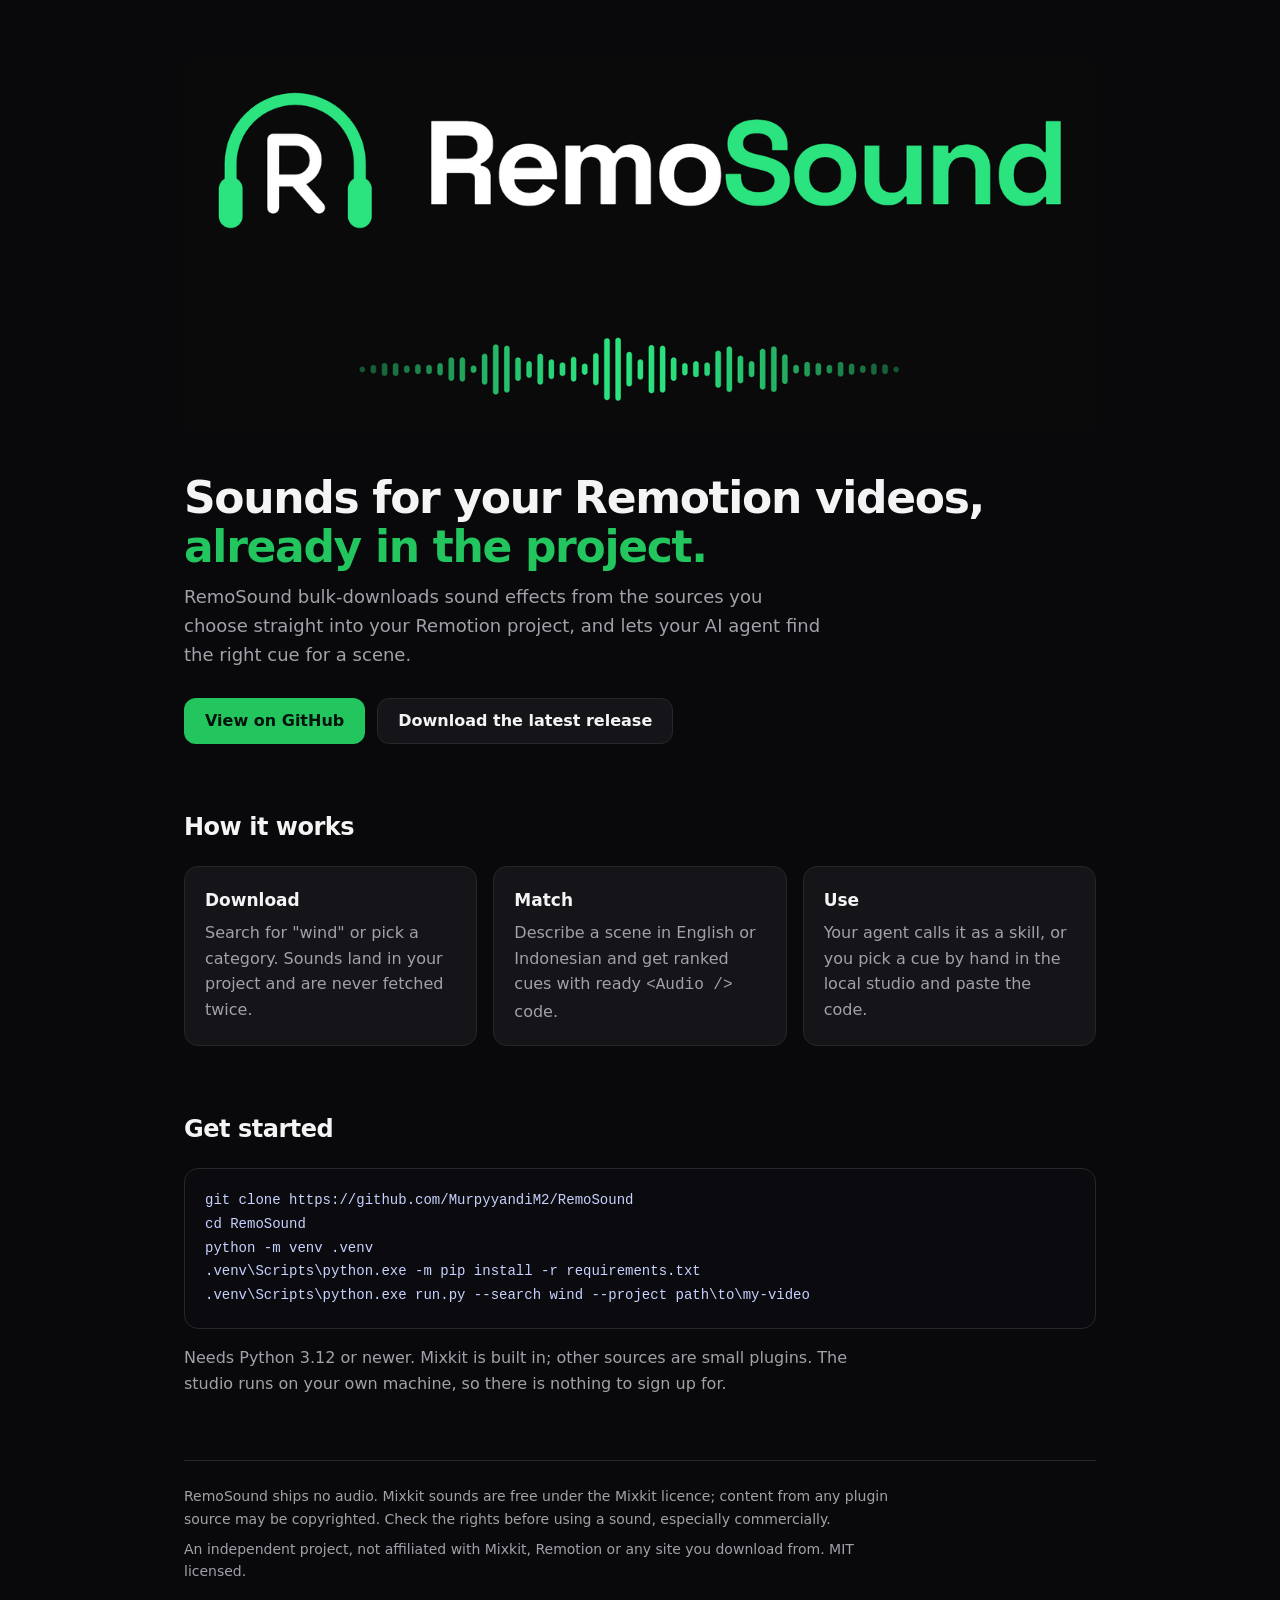
<file: index.html>
<!doctype html>
<html lang="en">
<head>
<meta charset="utf-8">
<meta name="viewport" content="width=device-width, initial-scale=1">
<title>RemoSound — sound bank for Remotion</title>
<meta name="description" content="RemoSound bulk-downloads sound effects from the sources you choose into your Remotion project, and lets your AI agent find the right cue.">
<link rel="icon" href="assets/app-icon.png">
<style>
  :root {
    color-scheme: dark;
    --bg: #09090b;
    --surface: #141419;
    --border: #27272a;
    --text: #f4f4f5;
    --muted: #a1a1aa;
    --green: #22c55e;
    --green-ink: #04140a;
    --mono: ui-monospace, SFMono-Regular, "Cascadia Code", Consolas, monospace;
    --font: ui-sans-serif, system-ui, -apple-system, "Segoe UI", Roboto, sans-serif;
  }
  * { box-sizing: border-box; }
  html, body { margin: 0; overflow-x: clip; }
  body {
    background: var(--bg);
    color: var(--text);
    font: 16px/1.6 var(--font);
    -webkit-font-smoothing: antialiased;
  }
  :focus-visible { outline: 2px solid var(--green); outline-offset: 3px; border-radius: 6px; }
  a { color: inherit; }
  main { max-width: 960px; margin: 0 auto; padding: 56px 24px 72px; }
  .banner { display: block; width: 100%; height: auto; border-radius: 16px; }
  h1 { margin: 40px 0 12px; font-size: clamp(28px, 4.4vw, 44px); line-height: 1.1; letter-spacing: -.03em; font-weight: 750; }
  h1 span { color: var(--green); }
  .lead { margin: 0; max-width: 56ch; color: var(--muted); font-size: 18px; }
  .actions { display: flex; flex-wrap: wrap; gap: 12px; margin-top: 28px; }
  .btn {
    display: inline-flex; align-items: center; min-height: 46px; padding: 0 20px;
    border: 1px solid var(--border); border-radius: 12px;
    background: var(--surface); color: var(--text); font-weight: 650; text-decoration: none;
    transition: border-color .15s, background .15s;
  }
  .btn:hover { border-color: #52525b; }
  .btn-primary { background: var(--green); border-color: transparent; color: var(--green-ink); }
  .btn-primary:hover { background: #34e673; }
  section { margin-top: 64px; }
  h2 { margin: 0 0 20px; font-size: 24px; letter-spacing: -.02em; }
  .steps { display: grid; grid-template-columns: repeat(3, minmax(0, 1fr)); gap: 16px; }
  .step { padding: 20px; border: 1px solid var(--border); border-radius: 14px; background: var(--surface); }
  .step h3 { margin: 0 0 6px; font-size: 17px; }
  .step p { margin: 0; color: var(--muted); }
  pre {
    margin: 0; padding: 20px; overflow-x: auto;
    border: 1px solid var(--border); border-radius: 14px; background: #0b0b0f;
    font: 14px/1.7 var(--mono); color: #c7d2fe;
  }
  .note { margin-top: 16px; max-width: 70ch; color: var(--muted); }
  footer { margin-top: 64px; padding-top: 24px; border-top: 1px solid var(--border); color: var(--muted); font-size: 14px; }
  footer p { margin: 0 0 8px; max-width: 80ch; }
  @media (max-width: 720px) { .steps { grid-template-columns: minmax(0, 1fr); } main { padding: 32px 16px 56px; } }
  @media (prefers-reduced-motion: reduce) { * { transition: none !important; } }
</style>
</head>
<body>
<main>
  <img class="banner" src="assets/logo-banner.png" alt="RemoSound" width="1200" height="498">

  <h1>Sounds for your Remotion videos, <span>already in the project.</span></h1>
  <p class="lead">RemoSound bulk-downloads sound effects from the sources you choose straight into your Remotion project, and lets your AI agent find the right cue for a scene.</p>
  <div class="actions">
    <a class="btn btn-primary" href="https://github.com/MurpyyandiM2/RemoSound">View on GitHub</a>
    <a class="btn" href="https://github.com/MurpyyandiM2/RemoSound/releases/latest">Download the latest release</a>
  </div>

  <section aria-labelledby="how">
    <h2 id="how">How it works</h2>
    <div class="steps">
      <div class="step"><h3>Download</h3><p>Search for "wind" or pick a category. Sounds land in your project and are never fetched twice.</p></div>
      <div class="step"><h3>Match</h3><p>Describe a scene in English or Indonesian and get ranked cues with ready <code>&lt;Audio /&gt;</code> code.</p></div>
      <div class="step"><h3>Use</h3><p>Your agent calls it as a skill, or you pick a cue by hand in the local studio and paste the code.</p></div>
    </div>
  </section>

  <section aria-labelledby="start">
    <h2 id="start">Get started</h2>
    <pre><code>git clone https://github.com/MurpyyandiM2/RemoSound
cd RemoSound
python -m venv .venv
.venv\Scripts\python.exe -m pip install -r requirements.txt
.venv\Scripts\python.exe run.py --search wind --project path\to\my-video</code></pre>
    <p class="note">Needs Python 3.12 or newer. Mixkit is built in; other sources are small plugins. The studio runs on your own machine, so there is nothing to sign up for.</p>
  </section>

  <footer>
    <p>RemoSound ships no audio. Mixkit sounds are free under the Mixkit licence; content from any plugin source may be copyrighted. Check the rights before using a sound, especially commercially.</p>
    <p>An independent project, not affiliated with Mixkit, Remotion or any site you download from. MIT licensed.</p>
  </footer>
</main>
</body>
</html>
</file>
